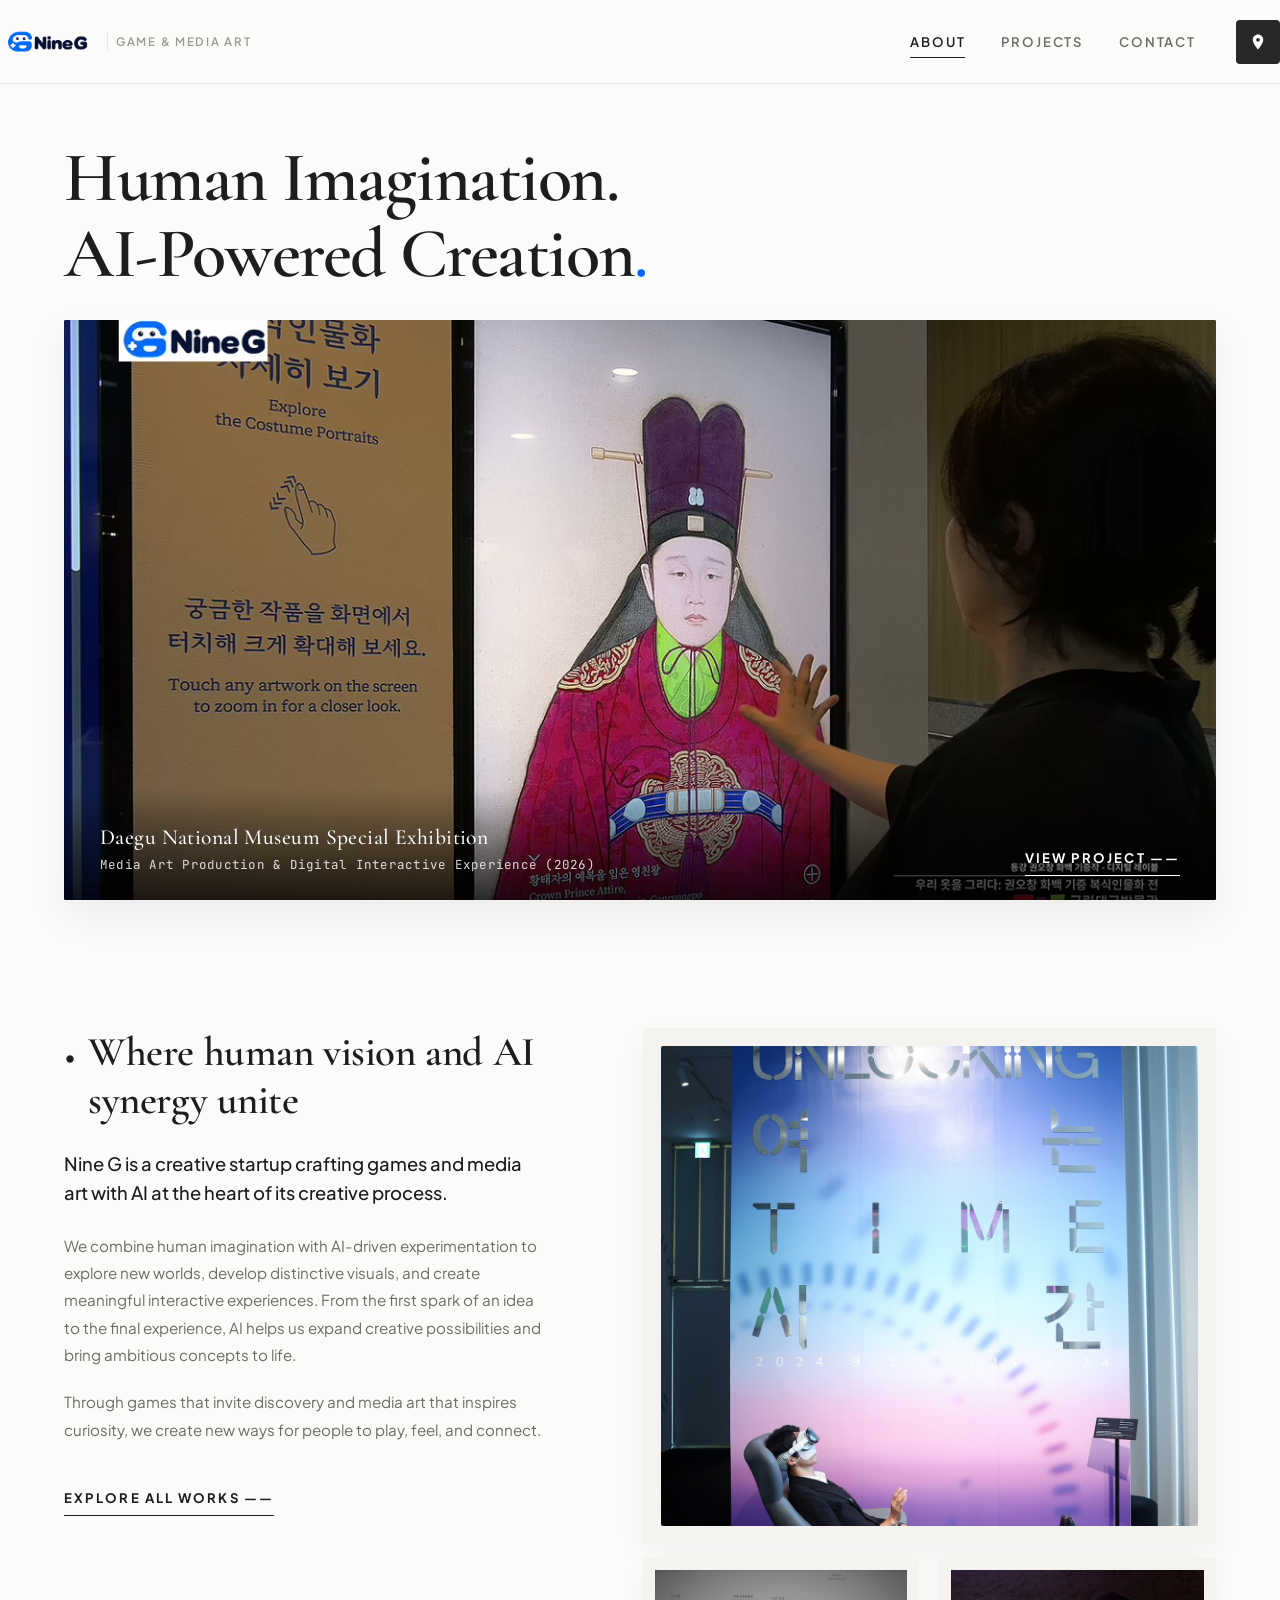
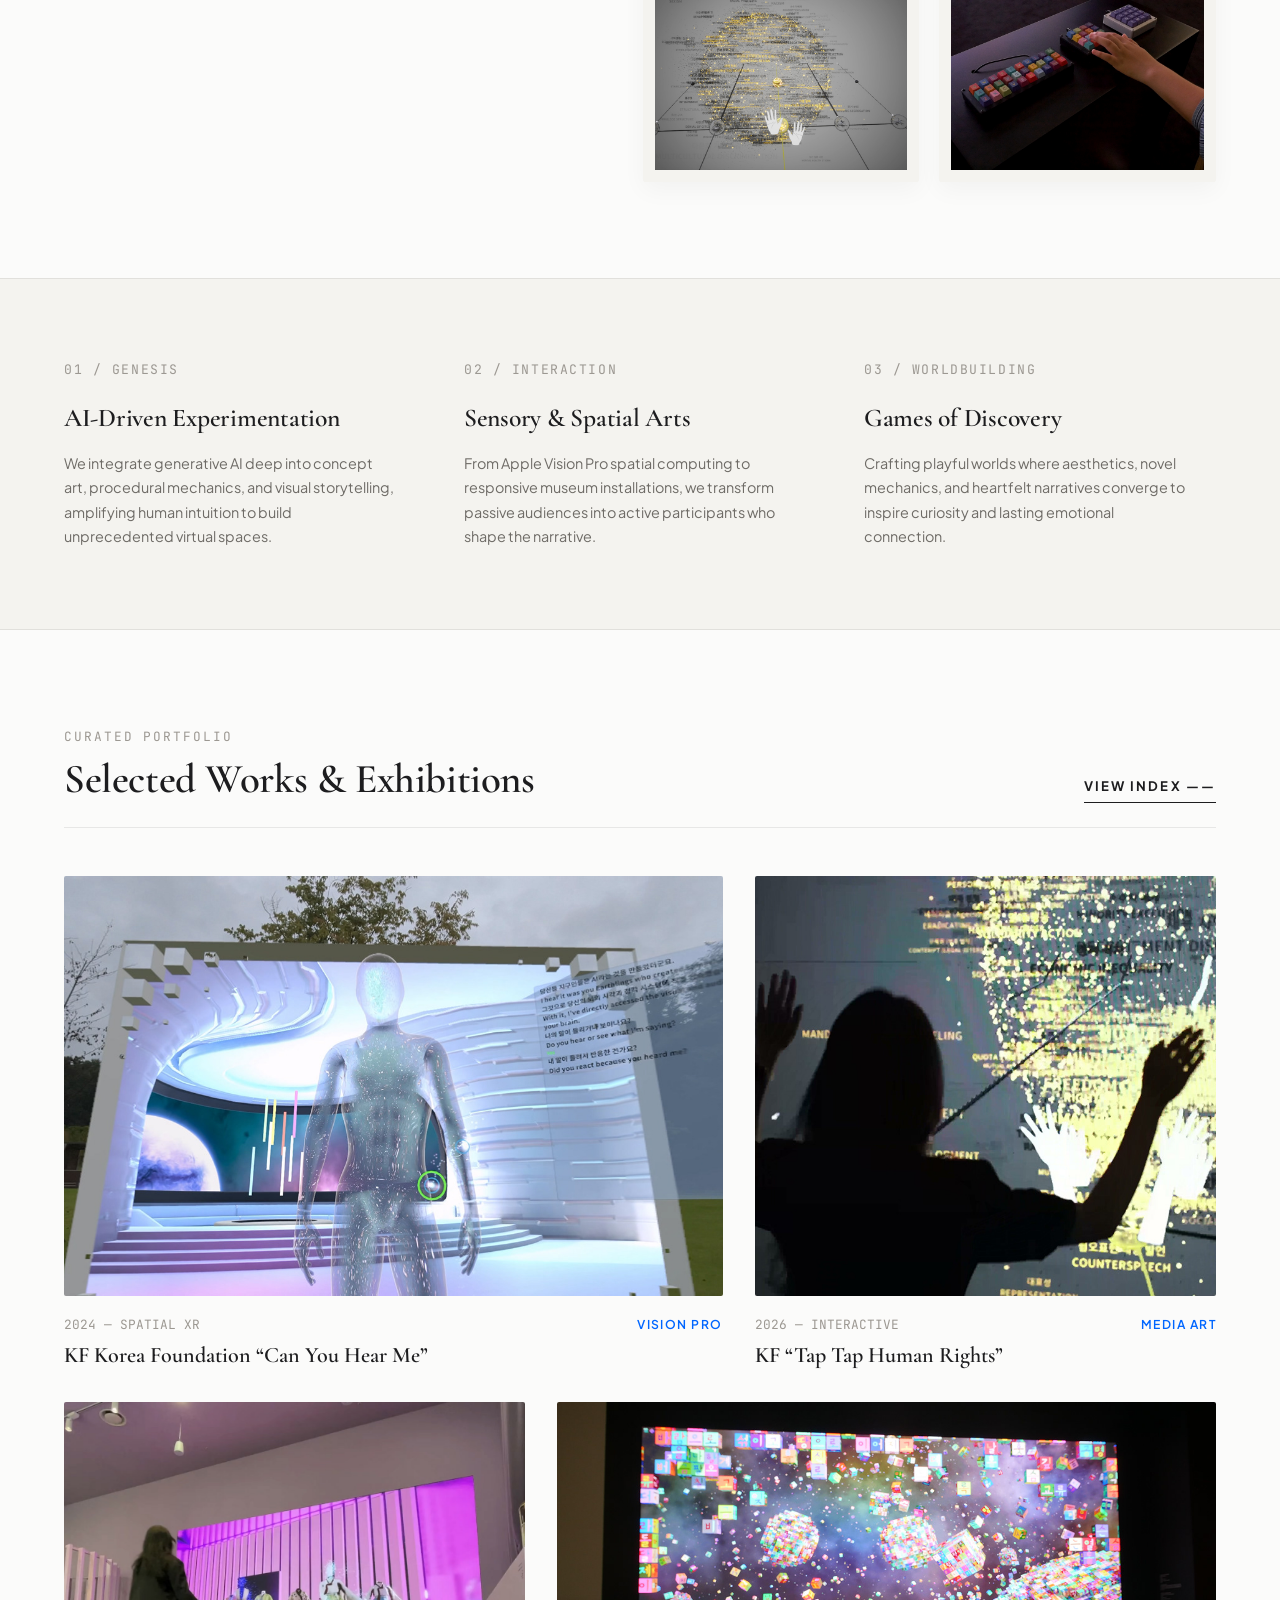
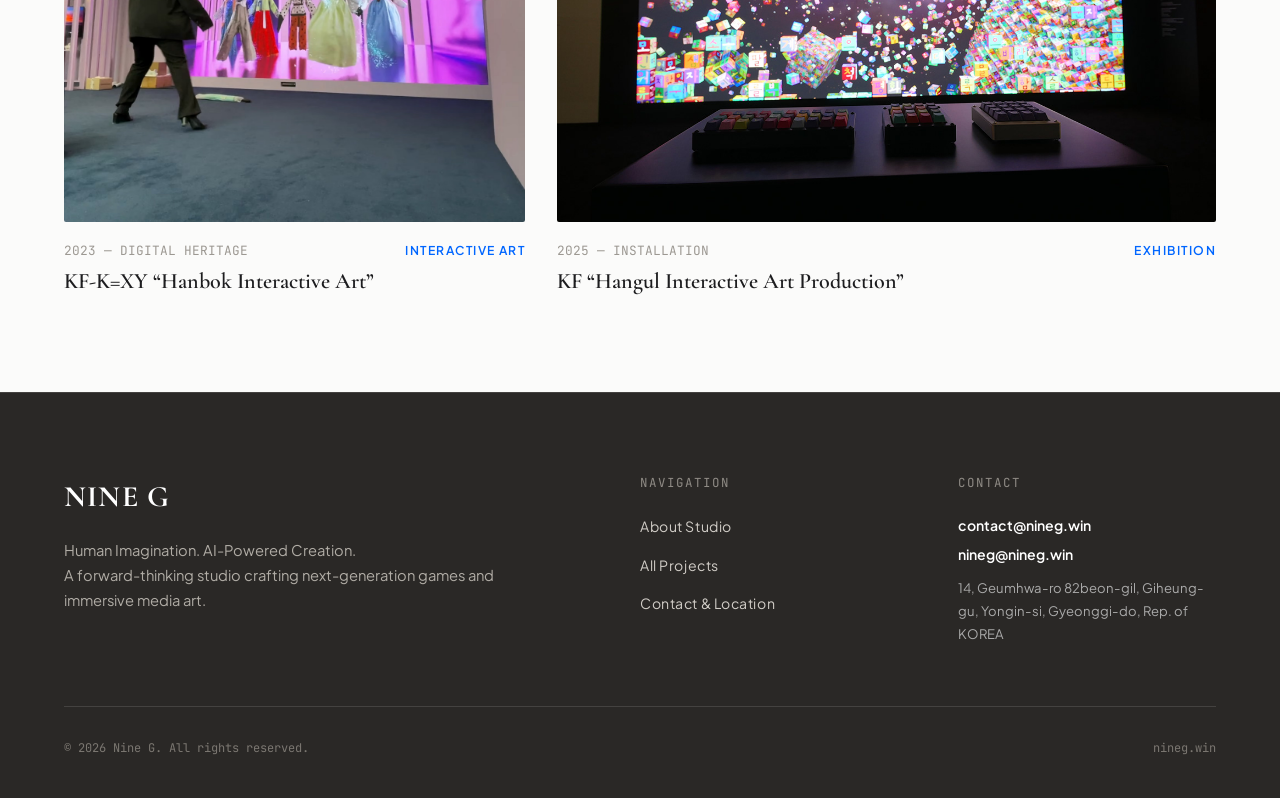
<file: index.html>
<!DOCTYPE html>
<html lang="en">

<head>
  <meta charset="UTF-8">
  <meta name="viewport" content="width=device-width, initial-scale=1.0">
  <title>Nine G — Human Imagination. AI-Powered Creation.</title>
  <meta name="description"
    content="Nine G is a creative startup crafting games and media art with AI at the heart of its creative process. Explore our interactive experiences and visionary projects.">

  <!-- Open Graph -->
  <meta property="og:title" content="Nine G — Human Imagination. AI-Powered Creation.">
  <meta property="og:description"
    content="A creative startup crafting games and media art with AI at the heart of its creative process.">
  <meta property="og:image" content="assets/images/projects/04/46f3c939-16d3-4be0-bffd-20f7a337a330_rw_1200.jpg">
  <meta property="og:url" content="https://nineg.win">

  <link rel="icon" type="image/png" href="assets/images/logo/nineg.png">
  <link rel="stylesheet" href="assets/css/style.css">
</head>

<body>

  <!-- Site Header -->
  <header class="site-header">
    <div class="container header-inner">
      <a href="index.html" class="brand-wrapper" aria-label="Nine G Home">
        <img src="assets/images/logo/nineg.png" alt="Nine G Logo" class="brand-logo-img">
        <span class="brand-tag">Game &amp; Media Art</span>
      </a>

      <div class="nav-group">
        <nav>
          <ul class="nav-links">
            <li><a href="index.html" class="nav-link active">About</a></li>
            <li><a href="projects.html" class="nav-link">Projects</a></li>
            <li><a href="contact.html" class="nav-link">Contact</a></li>
          </ul>
        </nav>

        <a href="contact.html" class="header-accent-btn" title="Get in touch" aria-label="Contact Nine G">
          <svg viewBox="0 0 24 24">
            <path
              d="M12 2C8.13 2 5 5.13 5 9c0 5.25 7 13 7 13s7-7.75 7-13c0-3.87-3.13-7-7-7zm0 9.5c-1.38 0-2.5-1.12-2.5-2.5s1.12-2.5 2.5-2.5 2.5 1.12 2.5 2.5-1.12 2.5-2.5 2.5z" />
          </svg>
        </a>

        <button class="mobile-menu-btn" aria-label="Toggle navigation menu">
          <span></span>
          <span></span>
          <span></span>
        </button>
      </div>
    </div>
  </header>

  <!-- Hero Section -->
  <main>
    <section class="hero-editorial">
      <div class="container">
        <div class="hero-header-row">
          <h1 class="editorial-headline">
            Human Imagination.<br>
            AI-Powered Creation<span class="dot">.</span>
          </h1>
        </div>

        <!-- Featured Wide Visual -->
        <div class="hero-main-visual">
          <img src="assets/images/projects/01/946acaef-b9a8-4c2d-8ba4-7a47521f6b54_rw_1200.jpg"
            alt="Daegu National Museum Media Art Exhibition by Nine G">
          <div class="hero-visual-caption">
            <div>
              <div class="caption-title">Daegu National Museum Special Exhibition</div>
              <div class="caption-meta">Media Art Production &amp; Digital Interactive Experience (2026)</div>
            </div>
            <a href="projects.html" class="editorial-action-link" style="color:#fff; border-color:#fff; margin-top:0;">
              view project &mdash;&mdash;
            </a>
          </div>
        </div>
      </div>
    </section>

    <!-- Split Editorial Story Section -->
    <section class="editorial-split">
      <div class="container">
        <div class="split-grid">

          <!-- Left Column: Story -->
          <div class="split-left">
            <div class="bullet-subhead">
              <span class="bullet">&bull;</span>
              <h2 class="section-h2">Where human vision and AI synergy unite</h2>
            </div>

            <p class="intro-lead">
              Nine G is a creative startup crafting games and media art with AI at the heart of its creative process.
            </p>

            <p class="intro-body">
              We combine human imagination with AI-driven experimentation to explore new worlds, develop distinctive
              visuals, and create meaningful interactive experiences. From the first spark of an idea to the final
              experience, AI helps us expand creative possibilities and bring ambitious concepts to life.
            </p>

            <p class="intro-body">
              Through games that invite discovery and media art that inspires curiosity, we create new ways for people
              to play, feel, and connect.
            </p>

            <a href="projects.html" class="editorial-action-link">
              explore all works &mdash;&mdash;
            </a>
          </div>

          <!-- Right Column: Visual Composition -->
          <div class="split-right">
            <div class="gallery-composition">
              <div class="gallery-card-featured">
                <img src="assets/images/projects/04/46f3c939-16d3-4be0-bffd-20f7a337a330_rw_1200.jpg"
                  alt="Apple Vision Pro Exhibition 'Can You Hear Me'">
              </div>
              <div class="sub-gallery-row">
                <div class="sub-gallery-item">
                  <img src="assets/images/projects/02/05094060-d9eb-4d01-b2a6-588da024e310_rw_1200.jpg"
                    alt="Tap Tap Human Rights Interactive Art">
                </div>
                <div class="sub-gallery-item">
                  <img src="assets/images/projects/03/477f59ea-ce8e-43b9-99dd-8797ebfa1371_rw_1200.jpg"
                    alt="Hangul Interactive Art Production">
                </div>
              </div>
            </div>
          </div>

        </div>
      </div>
    </section>

    <!-- Methodology & Pillars Strip -->
    <section class="values-strip">
      <div class="container">
        <div class="values-grid">
          <div class="value-col">
            <div class="value-num">01 / GENESIS</div>
            <h3 class="value-title">AI-Driven Experimentation</h3>
            <p class="value-desc">
              We integrate generative AI deep into concept art, procedural mechanics, and visual storytelling,
              amplifying human intuition to build unprecedented virtual spaces.
            </p>
          </div>

          <div class="value-col">
            <div class="value-num">02 / INTERACTION</div>
            <h3 class="value-title">Sensory &amp; Spatial Arts</h3>
            <p class="value-desc">
              From Apple Vision Pro spatial computing to responsive museum installations, we transform passive audiences
              into active participants who shape the narrative.
            </p>
          </div>

          <div class="value-col">
            <div class="value-num">03 / WORLDBUILDING</div>
            <h3 class="value-title">Games of Discovery</h3>
            <p class="value-desc">
              Crafting playful worlds where aesthetics, novel mechanics, and heartfelt narratives converge to inspire
              curiosity and lasting emotional connection.
            </p>
          </div>
        </div>
      </div>
    </section>

    <!-- Selected Works Showcase Preview -->
    <section class="home-projects-preview">
      <div class="container">
        <div class="section-headline-bar">
          <div>
            <div class="section-label">Curated Portfolio</div>
            <h2 class="section-h2">Selected Works &amp; Exhibitions</h2>
          </div>
          <a href="projects.html" class="editorial-action-link">
            view index &mdash;&mdash;
          </a>
        </div>

        <div class="preview-grid">
          <!-- Featured Large 1 -->
          <div class="preview-item-large">
            <a href="projects.html#project-04" class="project-preview-card">
              <div class="preview-img-box">
                <img src="assets/images/projects/04/41012959-37e2-485b-ac31-63ab114f445f_rw_1200.jpg"
                  alt="Apple Vision Pro Exhibition">
              </div>
              <div class="preview-meta">
                <span class="preview-year">2024 &mdash; SPATIAL XR</span>
                <span class="preview-category">Vision Pro</span>
              </div>
              <h3 class="preview-title">KF Korea Foundation &ldquo;Can You Hear Me&rdquo;</h3>
            </a>
          </div>

          <!-- Featured Small 1 -->
          <div class="preview-item-small">
            <a href="projects.html#project-02" class="project-preview-card">
              <div class="preview-img-box">
                <img src="assets/images/projects/02/c2c87769-a64a-473c-b607-3d19905ca6bb_rw_1200.jpg"
                  alt="Tap Tap Human Rights Interactive">
              </div>
              <div class="preview-meta">
                <span class="preview-year">2026 &mdash; INTERACTIVE</span>
                <span class="preview-category">Media Art</span>
              </div>
              <h3 class="preview-title">KF &ldquo;Tap Tap Human Rights&rdquo;</h3>
            </a>
          </div>

          <!-- Featured Small 2 -->
          <div class="preview-item-small">
            <a href="projects.html#project-05" class="project-preview-card">
              <div class="preview-img-box">
                <img src="assets/images/projects/05/5a101fd7-d7a6-48af-afe7-d69ef5de4395_rw_1920.jpg"
                  alt="Hanbok Interactive Art">
              </div>
              <div class="preview-meta">
                <span class="preview-year">2023 &mdash; DIGITAL HERITAGE</span>
                <span class="preview-category">Interactive Art</span>
              </div>
              <h3 class="preview-title">KF-K=XY &ldquo;Hanbok Interactive Art&rdquo;</h3>
            </a>
          </div>

          <!-- Featured Large 2 -->
          <div class="preview-item-large">
            <a href="projects.html#project-03" class="project-preview-card">
              <div class="preview-img-box">
                <img src="assets/images/projects/03/48c30d4f-951d-4a05-a00c-5d64bd88772e_rw_1200.jpg"
                  alt="Hangul Interactive Art">
              </div>
              <div class="preview-meta">
                <span class="preview-year">2025 &mdash; INSTALLATION</span>
                <span class="preview-category">Exhibition</span>
              </div>
              <h3 class="preview-title">KF &ldquo;Hangul Interactive Art Production&rdquo;</h3>
            </a>
          </div>
        </div>

      </div>
    </section>
  </main>

  <!-- Site Footer -->
  <footer class="site-footer">
    <div class="container">
      <div class="footer-top">
        <div class="footer-brand">
          <div class="footer-logo-title">NINE G</div>
          <p class="footer-tagline">
            Human Imagination. AI-Powered Creation.<br>
            A forward-thinking studio crafting next-generation games and immersive media art.
          </p>
        </div>

        <div>
          <div class="footer-col-title">Navigation</div>
          <ul class="footer-nav">
            <li><a href="index.html">About Studio</a></li>
            <li><a href="projects.html">All Projects</a></li>
            <li><a href="contact.html">Contact &amp; Location</a></li>
          </ul>
        </div>

        <div>
          <div class="footer-col-title">Contact</div>
          <div class="footer-contact-info">
            <div><a href="mailto:contact@nineg.win" style="color:#fff; font-weight:600;">contact@nineg.win</a></div>
            <div style="margin-top:4px;"><a href="mailto:nineg@nineg.win" style="color:#fff; font-weight:600;">nineg@nineg.win</a></div>
            <p style="margin-top:10px; font-size:0.82rem; color:#aaa;">
              14, Geumhwa-ro 82beon-gil, Giheung-gu, Yongin-si, Gyeonggi-do, Rep. of KOREA
            </p>
          </div>
        </div>
      </div>

      <div class="footer-bottom">
        <div>&copy; 2026 Nine G. All rights reserved.</div>
        <div>nineg.win</div>
      </div>
    </div>
  </footer>

  <script src="assets/js/main.js"></script>
</body>

</html>
</file>
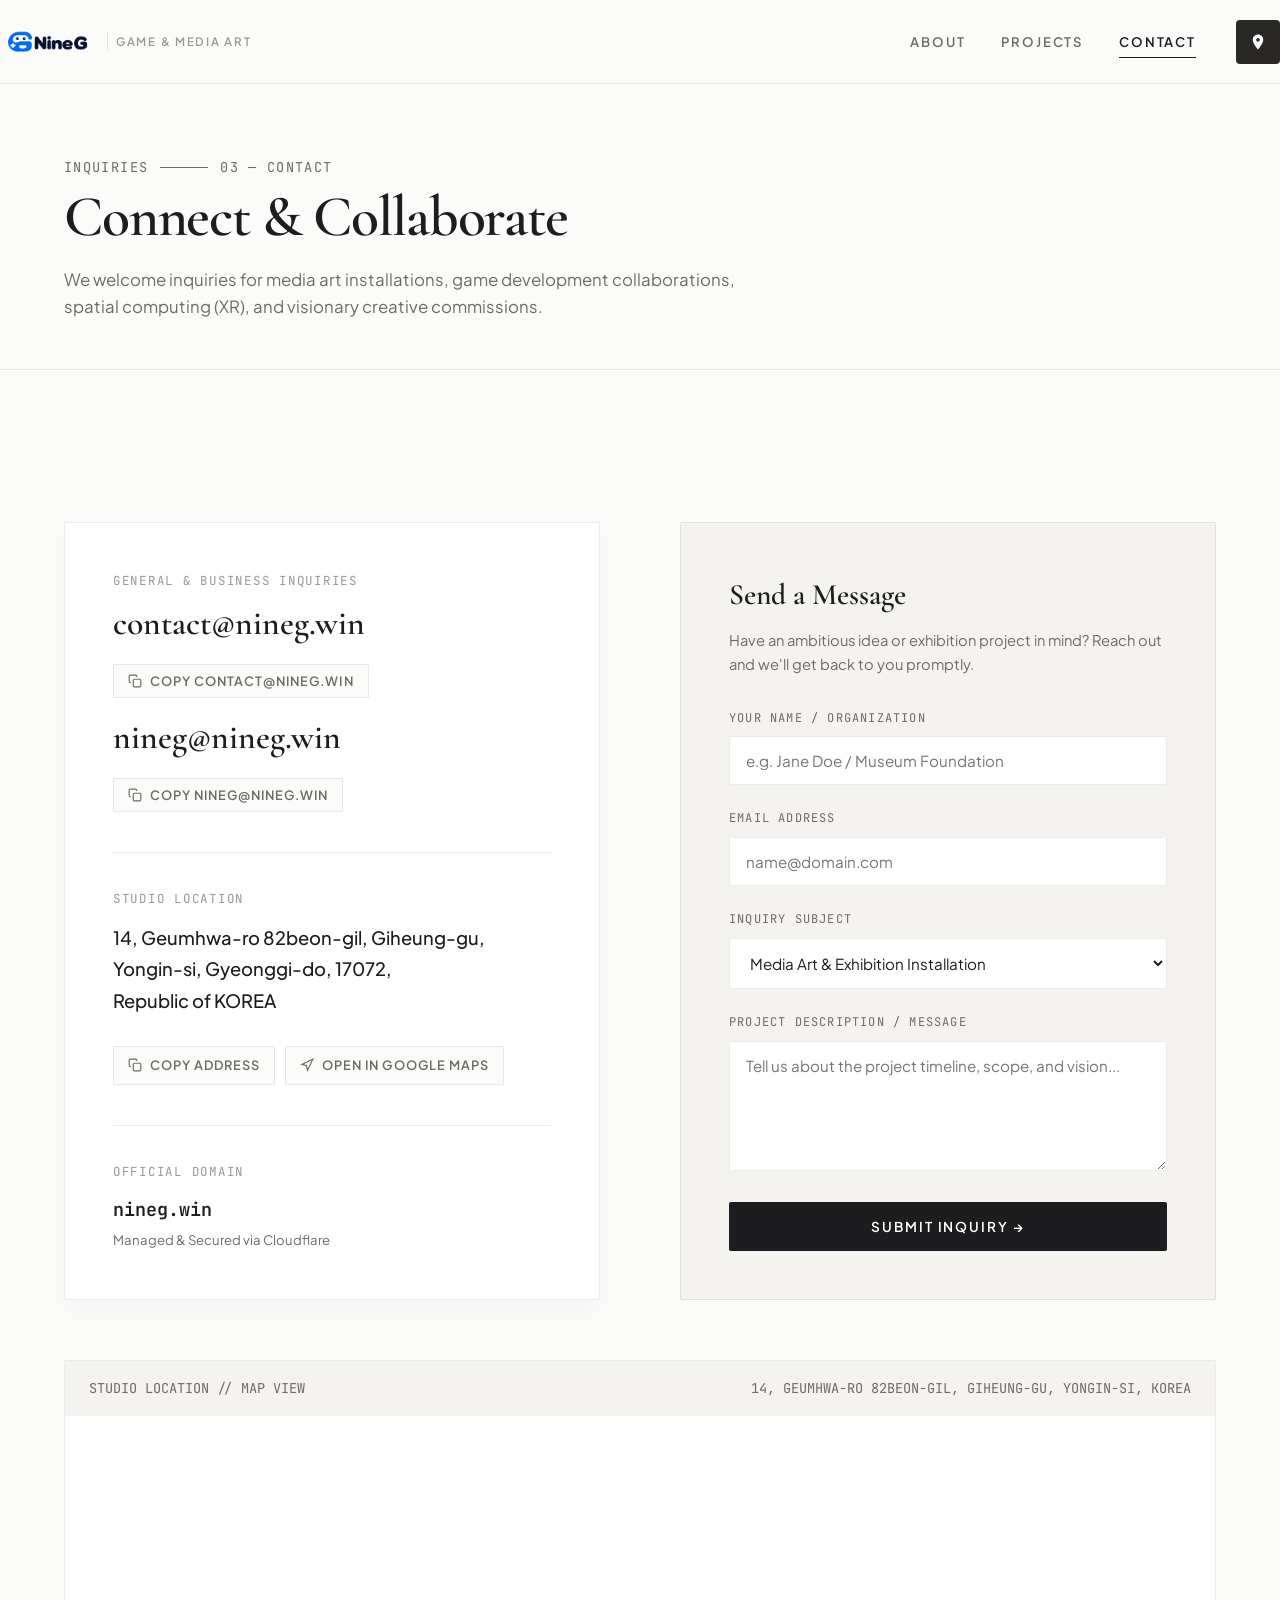
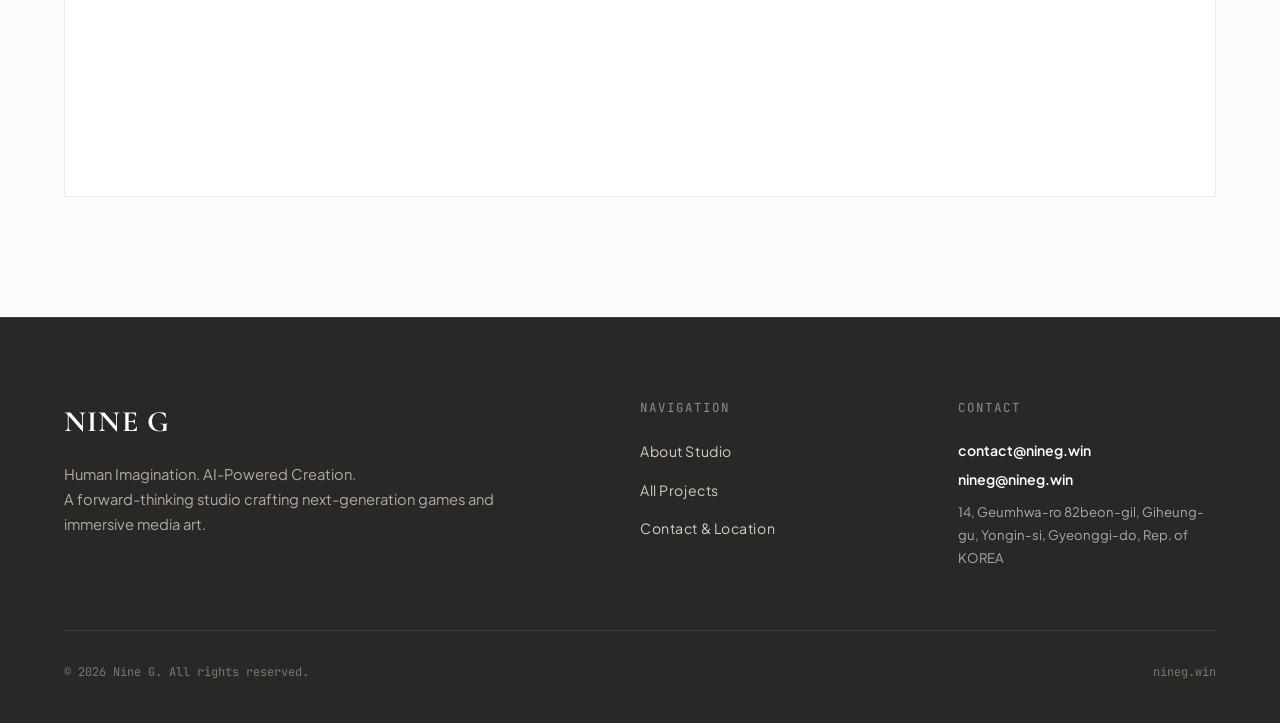
<file: contact.html>
<!DOCTYPE html>
<html lang="en">
<head>
  <meta charset="UTF-8">
  <meta name="viewport" content="width=device-width, initial-scale=1.0">
  <title>Contact &amp; Location — Nine G</title>
  <meta name="description" content="Connect with Nine G studio for new game concepts, media art exhibitions, and AI-driven creative collaborations.">
  
  <meta property="og:title" content="Contact — Nine G">
  <meta property="og:description" content="Get in touch with Nine G. Yongin-si, Gyeonggi-do, Rep. of KOREA.">
  <meta property="og:image" content="assets/images/logo/nineg.png">
  <meta property="og:url" content="https://nineg.win/contact.html">
  
  <link rel="icon" type="image/png" href="assets/images/logo/nineg.png">
  <link rel="stylesheet" href="assets/css/style.css">
</head>
<body>

  <!-- Site Header -->
  <header class="site-header">
    <div class="container header-inner">
      <a href="index.html" class="brand-wrapper" aria-label="Nine G Home">
        <img src="assets/images/logo/nineg.png" alt="Nine G Logo" class="brand-logo-img">
        <span class="brand-tag">Game &amp; Media Art</span>
      </a>

      <div class="nav-group">
        <nav>
          <ul class="nav-links">
            <li><a href="index.html" class="nav-link">About</a></li>
            <li><a href="projects.html" class="nav-link">Projects</a></li>
            <li><a href="contact.html" class="nav-link active">Contact</a></li>
          </ul>
        </nav>
        
        <a href="contact.html" class="header-accent-btn" title="Contact Us" aria-label="Contact Nine G">
          <svg viewBox="0 0 24 24">
            <path d="M12 2C8.13 2 5 5.13 5 9c0 5.25 7 13 7 13s7-7.75 7-13c0-3.87-3.13-7-7-7zm0 9.5c-1.38 0-2.5-1.12-2.5-2.5s1.12-2.5 2.5-2.5 2.5 1.12 2.5 2.5-1.12 2.5-2.5 2.5z"/>
          </svg>
        </a>

        <button class="mobile-menu-btn" aria-label="Toggle navigation menu">
          <span></span>
          <span></span>
          <span></span>
        </button>
      </div>
    </div>
  </header>

  <main>
    <!-- Page Hero Banner -->
    <section class="page-hero">
      <div class="container">
        <div class="hero-index-tag" style="padding-bottom: 8px;">
          <span>INQUIRIES</span>
          <span class="line"></span>
          <span>03 &mdash; CONTACT</span>
        </div>
        <h1 class="page-title">Connect &amp; Collaborate</h1>
        <p class="page-desc">
          We welcome inquiries for media art installations, game development collaborations, spatial computing (XR), and visionary creative commissions.
        </p>
      </div>
    </section>

    <!-- Contact & Map Section -->
    <section class="contact-section">
      <div class="container">
        
        <div class="contact-layout">
          <!-- Left: Direct Channels -->
          <div>
            <div class="contact-card-box">
              
              <!-- Email Channel -->
              <div class="contact-channel">
                <span class="channel-label">General &amp; Business Inquiries</span>
                <div style="display: flex; flex-direction: column; gap: 20px;">
                  <div>
                    <a href="mailto:contact@nineg.win" class="channel-value-large">
                      contact@nineg.win
                    </a>
                    <div style="margin-top: 6px;">
                      <button class="copy-btn" onclick="copyToClipboard('contact@nineg.win', 'contact@nineg.win')">
                        <svg width="14" height="14" viewBox="0 0 24 24" fill="none" stroke="currentColor" stroke-width="2"><rect x="9" y="9" width="13" height="13" rx="2" ry="2"></rect><path d="M5 15H4a2 2 0 0 1-2-2V4a2 2 0 0 1 2-2h9a2 2 0 0 1 2 2v1"></path></svg>
                        Copy contact@nineg.win
                      </button>
                    </div>
                  </div>
                  <div>
                    <a href="mailto:nineg@nineg.win" class="channel-value-large">
                      nineg@nineg.win
                    </a>
                    <div style="margin-top: 6px;">
                      <button class="copy-btn" onclick="copyToClipboard('nineg@nineg.win', 'nineg@nineg.win')">
                        <svg width="14" height="14" viewBox="0 0 24 24" fill="none" stroke="currentColor" stroke-width="2"><rect x="9" y="9" width="13" height="13" rx="2" ry="2"></rect><path d="M5 15H4a2 2 0 0 1-2-2V4a2 2 0 0 1 2-2h9a2 2 0 0 1 2 2v1"></path></svg>
                        Copy nineg@nineg.win
                      </button>
                    </div>
                  </div>
                </div>
              </div>

              <!-- Address Channel -->
              <div class="contact-channel" style="border-top: 1px solid var(--border-light); padding-top: 36px;">
                <span class="channel-label">Studio Location</span>
                <div class="channel-address">
                  14, Geumhwa-ro 82beon-gil, Giheung-gu,<br>
                  Yongin-si, Gyeonggi-do, 17072,<br>
                  Republic of KOREA
                </div>
                <div style="display: flex; gap: 10px; flex-wrap: wrap; margin-top: 16px;">
                  <button class="copy-btn" onclick="copyToClipboard('14, Geumhwa-ro 82beon-gil, Giheung-gu, Yongin-si, Gyeonggi-do, 17072, Rep. of KOREA', 'Address')">
                    <svg width="14" height="14" viewBox="0 0 24 24" fill="none" stroke="currentColor" stroke-width="2"><rect x="9" y="9" width="13" height="13" rx="2" ry="2"></rect><path d="M5 15H4a2 2 0 0 1-2-2V4a2 2 0 0 1 2-2h9a2 2 0 0 1 2 2v1"></path></svg>
                    Copy Address
                  </button>
                  <a href="https://www.google.com/maps/search/?api=1&query=14,+Geumhwa-ro+82beon-gil,+Giheung-gu,+Yongin-si,+Gyeonggi-do" 
                     target="_blank" rel="noopener noreferrer" class="copy-btn" style="text-decoration:none;">
                    <svg width="14" height="14" viewBox="0 0 24 24" fill="none" stroke="currentColor" stroke-width="2"><polygon points="3 11 22 2 13 21 11 13 3 11"></polygon></svg>
                    Open in Google Maps
                  </a>
                </div>
              </div>

              <!-- Quick Facts -->
              <div class="contact-channel" style="border-top: 1px solid var(--border-light); padding-top: 36px;">
                <span class="channel-label">Official Domain</span>
                <div style="font-family: var(--font-mono); font-size: 1.15rem; color: var(--text-main); font-weight: 600;">
                  nineg.win
                </div>
                <div style="font-size: 0.82rem; color: var(--text-muted); margin-top: 4px;">
                  Managed &amp; Secured via Cloudflare
                </div>
              </div>

            </div>
          </div>

          <!-- Right: Direct Message Form -->
          <div>
            <div class="inquiry-form-card">
              <h2 class="form-title">Send a Message</h2>
              <p class="form-subtitle">
                Have an ambitious idea or exhibition project in mind? Reach out and we'll get back to you promptly.
              </p>

              <form id="contactForm">
                <div class="form-group">
                  <label for="name">Your Name / Organization</label>
                  <input type="text" id="name" name="name" class="form-input" placeholder="e.g. Jane Doe / Museum Foundation" required>
                </div>

                <div class="form-group">
                  <label for="email">Email Address</label>
                  <input type="email" id="email" name="email" class="form-input" placeholder="name@domain.com" required>
                </div>

                <div class="form-group">
                  <label for="category">Inquiry Subject</label>
                  <select id="category" name="category" class="form-select">
                    <option value="media-art">Media Art &amp; Exhibition Installation</option>
                    <option value="game-dev">Game Production &amp; Worldbuilding</option>
                    <option value="spatial-xr">Spatial Computing / Apple Vision Pro XR</option>
                    <option value="ai-collaboration">Creative AI Research &amp; Partnership</option>
                    <option value="other">General Inquiry</option>
                  </select>
                </div>

                <div class="form-group">
                  <label for="message">Project Description / Message</label>
                  <textarea id="message" name="message" class="form-textarea" placeholder="Tell us about the project timeline, scope, and vision..." required></textarea>
                </div>

                <button type="submit" class="form-submit-btn">
                  Submit Inquiry &rarr;
                </button>
              </form>
            </div>
          </div>

        </div>

        <!-- Wide Styled Map Card -->
        <div class="map-embed-wrapper" style="margin-top: 60px;">
          <div class="map-header">
            <span>STUDIO LOCATION // MAP VIEW</span>
            <span>14, GEUMHWA-RO 82BEON-GIL, GIHEUNG-GU, YONGIN-SI, KOREA</span>
          </div>
          <div class="map-frame-box">
            <iframe 
              title="Nine G Studio Location Map"
              src="https://maps.google.com/maps?q=14%2C%20Geumhwa-ro%2082beon-gil%2C%20Giheung-gu%2C%20Yongin-si%2C%20Gyeonggi-do%2C%20Korea&t=&z=15&ie=UTF8&iwloc=&output=embed" 
              loading="lazy" 
              referrerpolicy="no-referrer-when-downgrade">
            </iframe>
          </div>
        </div>

      </div>
    </section>
  </main>

  <!-- Site Footer -->
  <footer class="site-footer">
    <div class="container">
      <div class="footer-top">
        <div class="footer-brand">
          <div class="footer-logo-title">NINE G</div>
          <p class="footer-tagline">
            Human Imagination. AI-Powered Creation.<br>
            A forward-thinking studio crafting next-generation games and immersive media art.
          </p>
        </div>

        <div>
          <div class="footer-col-title">Navigation</div>
          <ul class="footer-nav">
            <li><a href="index.html">About Studio</a></li>
            <li><a href="projects.html">All Projects</a></li>
            <li><a href="contact.html">Contact &amp; Location</a></li>
          </ul>
        </div>

        <div>
          <div class="footer-col-title">Contact</div>
          <div class="footer-contact-info">
            <div><a href="mailto:contact@nineg.win" style="color:#fff; font-weight:600;">contact@nineg.win</a></div>
            <div style="margin-top:4px;"><a href="mailto:nineg@nineg.win" style="color:#fff; font-weight:600;">nineg@nineg.win</a></div>
            <p style="margin-top:10px; font-size:0.82rem; color:#aaa;">
              14, Geumhwa-ro 82beon-gil, Giheung-gu, Yongin-si, Gyeonggi-do, Rep. of KOREA
            </p>
          </div>
        </div>
      </div>

      <div class="footer-bottom">
        <div>&copy; 2026 Nine G. All rights reserved.</div>
        <div>nineg.win</div>
      </div>
    </div>
  </footer>

  <script src="assets/js/main.js"></script>
</body>
</html>
</file>
<file: assets/css/style.css>
/* ==========================================================================
   Nine G - Official Studio Website
   Style System: Editorial Architectural / High-End Gallery Minimalism
   Reference: Inspired by contemporary gallery & architectural studio design
   ========================================================================== */

@import url('https://fonts.googleapis.com/css2?family=Cormorant+Garamond:ital,wght@0,400;0,500;0,600;0,700;1,400&family=Plus+Jakarta+Sans:wght@300;400;500;600;700&family=JetBrains+Mono:wght@400;500&display=swap');

:root {
  --font-serif: 'Cormorant Garamond', Georgia, serif;
  --font-sans: 'Plus Jakarta Sans', -apple-system, BlinkMacSystemFont, "Segoe UI", Roboto, sans-serif;
  --font-mono: 'JetBrains Mono', monospace;

  /* Palette */
  --bg-main: #fbfbfa;
  --bg-card: #f4f3ef;
  --bg-dark: #2a2826;
  --bg-darker: #1a1918;
  --text-main: #1d1d1f;
  --text-muted: #6e6b66;
  --text-light: #9c9892;
  --text-on-dark: #f5f4f0;
  --border-light: rgba(0, 0, 0, 0.08);
  --border-dark: rgba(255, 255, 255, 0.12);
  --accent-blue: #0066ff;
  --accent-gold: #c5a880;

  --container-max: 1380px;
  --header-height: 84px;
  --transition-smooth: all 0.35s cubic-bezier(0.16, 1, 0.3, 1);
}

*, *::before, *::after {
  box-sizing: border-box;
  margin: 0;
  padding: 0;
}

html {
  font-size: 16px;
  scroll-behavior: smooth;
  -webkit-font-smoothing: antialiased;
  -moz-osx-font-smoothing: grayscale;
}

body {
  font-family: var(--font-sans);
  background-color: var(--bg-main);
  color: var(--text-main);
  line-height: 1.65;
  overflow-x: hidden;
  selection-background-color: var(--text-main);
  selection-color: #fff;
}

::selection {
  background: #1a1a1a;
  color: #ffffff;
}

a {
  color: inherit;
  text-decoration: none;
  transition: var(--transition-smooth);
}

img {
  max-width: 100%;
  height: auto;
  display: block;
}

button {
  font-family: inherit;
  cursor: pointer;
  border: none;
  background: none;
}

/* Layout Utilities */
.container {
  width: 90%;
  max-width: var(--container-max);
  margin: 0 auto;
}

/* ==========================================================================
   Header & Navigation
   ========================================================================== */
.site-header {
  position: sticky;
  top: 0;
  width: 100%;
  height: var(--header-height);
  background: rgba(251, 251, 250, 0.94);
  backdrop-filter: blur(12px);
  -webkit-backdrop-filter: blur(12px);
  border-bottom: 1px solid var(--border-light);
  z-index: 1000;
  display: flex;
  align-items: center;
  transition: background 0.3s ease;
}

.header-inner {
  display: flex;
  align-items: center;
  justify-content: space-between;
  width: 100%;
}

.brand-wrapper {
  display: flex;
  align-items: center;
  gap: 12px;
}

.brand-logo-img {
  height: 38px;
  width: auto;
  object-fit: contain;
}

.brand-tag {
  font-family: var(--font-sans);
  font-size: 0.72rem;
  font-weight: 600;
  letter-spacing: 0.15em;
  text-transform: uppercase;
  color: var(--text-light);
  padding-left: 8px;
  border-left: 1px solid var(--border-light);
}

.nav-group {
  display: flex;
  align-items: center;
  gap: 40px;
}

.nav-links {
  display: flex;
  align-items: center;
  list-style: none;
  gap: 36px;
}

.nav-link {
  font-size: 0.82rem;
  font-weight: 600;
  letter-spacing: 0.14em;
  text-transform: uppercase;
  color: var(--text-muted);
  position: relative;
  padding: 8px 0;
}

.nav-link:hover,
.nav-link.active {
  color: var(--text-main);
}

.nav-link.active::after {
  content: '';
  position: absolute;
  bottom: 0;
  left: 0;
  width: 100%;
  height: 1.5px;
  background-color: var(--text-main);
}

.header-accent-btn {
  display: flex;
  align-items: center;
  justify-content: center;
  width: 44px;
  height: 44px;
  background: var(--bg-dark);
  color: #fff;
  border-radius: 4px;
  transition: var(--transition-smooth);
}

.header-accent-btn:hover {
  background: #000;
  transform: translateY(-1px);
}

.header-accent-btn svg {
  width: 18px;
  height: 18px;
  fill: currentColor;
}

.mobile-menu-btn {
  display: none;
  flex-direction: column;
  justify-content: center;
  gap: 6px;
  width: 32px;
  height: 32px;
}

.mobile-menu-btn span {
  display: block;
  width: 100%;
  height: 2px;
  background: var(--text-main);
  transition: var(--transition-smooth);
}

/* ==========================================================================
   Hero Section (Reference Image Typography & Mood)
   ========================================================================== */
.hero-editorial {
  padding: 56px 0 32px 0;
}

.hero-header-row {
  display: flex;
  justify-content: space-between;
  align-items: flex-end;
  margin-bottom: 28px;
}

.editorial-headline {
  font-family: var(--font-serif);
  font-size: clamp(2.8rem, 5.5vw, 4.6rem);
  font-weight: 600;
  line-height: 1.08;
  letter-spacing: -0.02em;
  color: var(--text-main);
  max-width: 950px;
}

.editorial-headline .dot {
  color: var(--accent-blue);
}

.hero-index-tag {
  font-family: var(--font-mono);
  font-size: 0.85rem;
  color: var(--text-muted);
  display: flex;
  align-items: center;
  gap: 12px;
  letter-spacing: 0.1em;
  padding-bottom: 12px;
}

.hero-index-tag .line {
  display: inline-block;
  width: 48px;
  height: 1px;
  background: var(--text-muted);
}

.hero-main-visual {
  position: relative;
  width: 100%;
  border-radius: 2px;
  overflow: hidden;
  background-color: #000;
  box-shadow: 0 16px 40px rgba(0,0,0,0.06);
}

.hero-main-visual img {
  width: 100%;
  height: 580px;
  object-fit: cover;
  object-position: center 30%;
  transition: transform 1.2s cubic-bezier(0.16, 1, 0.3, 1);
}

.hero-main-visual:hover img {
  transform: scale(1.02);
}

.hero-visual-caption {
  position: absolute;
  bottom: 0;
  left: 0;
  right: 0;
  background: linear-gradient(to top, rgba(0,0,0,0.75) 0%, rgba(0,0,0,0) 100%);
  color: #fff;
  padding: 32px 36px 24px;
  display: flex;
  justify-content: space-between;
  align-items: flex-end;
}

.hero-visual-caption .caption-title {
  font-family: var(--font-serif);
  font-size: 1.35rem;
  font-weight: 500;
  letter-spacing: 0.02em;
}

.hero-visual-caption .caption-meta {
  font-family: var(--font-mono);
  font-size: 0.78rem;
  letter-spacing: 0.1em;
  opacity: 0.85;
}

/* ==========================================================================
   Split Editorial Story (Main Page - Company Introduction)
   ========================================================================== */
.editorial-split {
  padding: 96px 0;
}

.split-grid {
  display: grid;
  grid-template-columns: 1fr 1.15fr;
  gap: 80px;
  align-items: start;
}

.split-left {
  padding-right: 20px;
}

.bullet-subhead {
  display: flex;
  align-items: baseline;
  gap: 12px;
  margin-bottom: 24px;
}

.bullet-subhead .bullet {
  font-size: 1.4rem;
  line-height: 1;
  color: var(--text-main);
}

.section-h2 {
  font-family: var(--font-serif);
  font-size: clamp(2rem, 3.2vw, 2.75rem);
  font-weight: 600;
  line-height: 1.18;
  letter-spacing: -0.01em;
  color: var(--text-main);
}

.intro-lead {
  font-size: 1.15rem;
  font-weight: 500;
  color: var(--text-main);
  margin-bottom: 24px;
  line-height: 1.6;
}

.intro-body {
  font-size: 0.95rem;
  color: var(--text-muted);
  line-height: 1.8;
  margin-bottom: 20px;
}

.editorial-action-link {
  display: inline-flex;
  align-items: center;
  gap: 14px;
  font-family: var(--font-sans);
  font-size: 0.82rem;
  font-weight: 700;
  letter-spacing: 0.16em;
  text-transform: uppercase;
  color: var(--text-main);
  margin-top: 24px;
  padding-bottom: 6px;
  border-bottom: 1.5px solid var(--text-main);
}

.editorial-action-link:hover {
  gap: 20px;
  color: var(--accent-blue);
  border-color: var(--accent-blue);
}

.split-right {
  position: relative;
}

.gallery-composition {
  position: relative;
  display: grid;
  grid-template-columns: 1fr;
  gap: 24px;
}

.gallery-card-featured {
  background: var(--bg-card);
  padding: 18px;
  border-radius: 2px;
  box-shadow: 0 12px 32px rgba(0,0,0,0.04);
}

.gallery-card-featured img {
  width: 100%;
  height: 480px;
  object-fit: cover;
  border-radius: 2px;
}

.sub-gallery-row {
  display: grid;
  grid-template-columns: 1fr 1fr;
  gap: 20px;
  margin-top: -10px;
}

.sub-gallery-item {
  position: relative;
  overflow: hidden;
  border-radius: 2px;
  background: var(--bg-card);
  padding: 12px;
  box-shadow: 0 8px 24px rgba(0,0,0,0.04);
}

.sub-gallery-item img {
  width: 100%;
  height: 200px;
  object-fit: cover;
  transition: transform 0.6s ease;
}

.sub-gallery-item:hover img {
  transform: scale(1.04);
}

/* ==========================================================================
   Values & Methodology Strip
   ========================================================================== */
.values-strip {
  background: var(--bg-card);
  padding: 80px 0;
  border-top: 1px solid var(--border-light);
  border-bottom: 1px solid var(--border-light);
}

.values-grid {
  display: grid;
  grid-template-columns: repeat(3, 1fr);
  gap: 48px;
}

.value-col {
  padding-right: 20px;
}

.value-num {
  font-family: var(--font-mono);
  font-size: 0.82rem;
  color: var(--text-light);
  margin-bottom: 16px;
  letter-spacing: 0.12em;
}

.value-title {
  font-family: var(--font-serif);
  font-size: 1.6rem;
  font-weight: 600;
  margin-bottom: 12px;
  letter-spacing: -0.01em;
}

.value-desc {
  font-size: 0.9rem;
  color: var(--text-muted);
  line-height: 1.7;
}

/* ==========================================================================
   Projects Highlight Section (Home page)
   ========================================================================== */
.section-headline-bar {
  display: flex;
  justify-content: space-between;
  align-items: flex-end;
  margin-bottom: 48px;
  border-bottom: 1px solid var(--border-light);
  padding-bottom: 24px;
}

.section-label {
  font-family: var(--font-mono);
  font-size: 0.8rem;
  text-transform: uppercase;
  letter-spacing: 0.15em;
  color: var(--text-light);
  margin-bottom: 8px;
}

.home-projects-preview {
  padding: 96px 0;
}

.preview-grid {
  display: grid;
  grid-template-columns: repeat(12, 1fr);
  gap: 32px;
}

.preview-item-large {
  grid-column: span 7;
}

.preview-item-small {
  grid-column: span 5;
}

.project-preview-card {
  display: block;
  group: hover;
}

.preview-img-box {
  position: relative;
  overflow: hidden;
  border-radius: 2px;
  background: #000;
}

.preview-img-box img {
  width: 100%;
  height: 420px;
  object-fit: cover;
  transition: transform 0.8s cubic-bezier(0.16, 1, 0.3, 1), opacity 0.3s;
}

.project-preview-card:hover .preview-img-box img {
  transform: scale(1.03);
  opacity: 0.92;
}

.preview-meta {
  display: flex;
  justify-content: space-between;
  align-items: baseline;
  margin-top: 18px;
  margin-bottom: 6px;
}

.preview-year {
  font-family: var(--font-mono);
  font-size: 0.8rem;
  color: var(--text-light);
}

.preview-category {
  font-size: 0.76rem;
  font-weight: 600;
  text-transform: uppercase;
  letter-spacing: 0.12em;
  color: var(--accent-blue);
}

.preview-title {
  font-family: var(--font-serif);
  font-size: 1.38rem;
  font-weight: 600;
  line-height: 1.3;
  color: var(--text-main);
}

/* ==========================================================================
   Full Projects Page (Sequential Chronological Showcase)
   ========================================================================== */
.page-hero {
  padding: 72px 0 48px;
  border-bottom: 1px solid var(--border-light);
  margin-bottom: 72px;
}

.page-title {
  font-family: var(--font-serif);
  font-size: clamp(2.5rem, 4.5vw, 3.8rem);
  font-weight: 600;
  line-height: 1.1;
  letter-spacing: -0.02em;
  margin-bottom: 16px;
}

.page-desc {
  font-size: 1.05rem;
  color: var(--text-muted);
  max-width: 680px;
}

.projects-feed {
  display: flex;
  flex-direction: column;
  gap: 120px;
  padding-bottom: 120px;
}

.project-entry {
  position: relative;
  display: grid;
  grid-template-columns: 320px 1fr;
  gap: 64px;
  align-items: start;
  border-top: 1px solid var(--border-light);
  padding-top: 48px;
}

.project-entry:first-child {
  border-top: none;
  padding-top: 0;
}

.project-info-col {
  position: sticky;
  top: 110px;
}

.project-index-num {
  font-family: var(--font-mono);
  font-size: 1rem;
  font-weight: 500;
  color: var(--text-light);
  margin-bottom: 8px;
  letter-spacing: 0.08em;
}

.project-year-badge {
  display: inline-block;
  font-family: var(--font-mono);
  font-size: 0.8rem;
  font-weight: 600;
  background: var(--bg-card);
  padding: 4px 10px;
  border-radius: 2px;
  margin-bottom: 16px;
  color: var(--text-main);
  border: 1px solid var(--border-light);
}

.project-name {
  font-family: var(--font-serif);
  font-size: 1.75rem;
  font-weight: 600;
  line-height: 1.28;
  letter-spacing: -0.01em;
  margin-bottom: 16px;
  color: var(--text-main);
}

.project-desc-text {
  font-size: 0.92rem;
  color: var(--text-muted);
  line-height: 1.75;
  margin-bottom: 24px;
}

.project-tags {
  display: flex;
  flex-wrap: wrap;
  gap: 8px;
  margin-top: 12px;
}

.project-tag {
  font-size: 0.72rem;
  font-weight: 600;
  text-transform: uppercase;
  letter-spacing: 0.08em;
  background: rgba(0, 0, 0, 0.04);
  padding: 4px 8px;
  border-radius: 2px;
  color: var(--text-muted);
}

.project-gallery-col {
  display: flex;
  flex-direction: column;
  gap: 24px;
}

.gallery-grid {
  display: grid;
  gap: 20px;
}

.gallery-grid-1 {
  grid-template-columns: 1fr;
}

.gallery-grid-2 {
  grid-template-columns: repeat(2, 1fr);
}

.gallery-grid-3 {
  grid-template-columns: repeat(3, 1fr);
}

.gallery-grid-4 {
  grid-template-columns: repeat(2, 1fr);
}

.project-photo-frame {
  position: relative;
  border-radius: 2px;
  overflow: hidden;
  background-color: #0d0d0e;
  cursor: zoom-in;
  box-shadow: 0 8px 24px rgba(0,0,0,0.04);
}

.project-photo-frame img {
  width: 100%;
  height: 440px;
  object-fit: cover;
  transition: transform 0.6s cubic-bezier(0.16, 1, 0.3, 1), opacity 0.3s;
}

.project-photo-frame:hover img {
  transform: scale(1.03);
}

.zoom-indicator {
  position: absolute;
  top: 14px;
  right: 14px;
  background: rgba(0, 0, 0, 0.65);
  color: #fff;
  width: 32px;
  height: 32px;
  border-radius: 50%;
  display: flex;
  align-items: center;
  justify-content: center;
  opacity: 0;
  transition: opacity 0.25s ease;
  backdrop-filter: blur(4px);
}

.project-photo-frame:hover .zoom-indicator {
  opacity: 1;
}

/* ==========================================================================
   Contact Page
   ========================================================================== */
.contact-section {
  padding: 80px 0 120px;
}

.contact-layout {
  display: grid;
  grid-template-columns: 1fr 1fr;
  gap: 80px;
  align-items: start;
}

.contact-card-box {
  background: #ffffff;
  border: 1px solid var(--border-light);
  padding: 48px;
  border-radius: 2px;
  box-shadow: 0 12px 32px rgba(0,0,0,0.03);
}

.contact-channel {
  margin-bottom: 40px;
}

.contact-channel:last-child {
  margin-bottom: 0;
}

.channel-label {
  font-family: var(--font-mono);
  font-size: 0.78rem;
  letter-spacing: 0.14em;
  text-transform: uppercase;
  color: var(--text-light);
  margin-bottom: 12px;
  display: block;
}

.channel-value-large {
  font-family: var(--font-serif);
  font-size: 2.1rem;
  font-weight: 600;
  color: var(--text-main);
  display: inline-block;
  line-height: 1.2;
}

.channel-value-large:hover {
  color: var(--accent-blue);
}

.channel-address {
  font-size: 1.15rem;
  line-height: 1.7;
  color: var(--text-main);
  font-weight: 500;
}

.copy-btn {
  display: inline-flex;
  align-items: center;
  gap: 8px;
  margin-top: 14px;
  font-size: 0.8rem;
  font-weight: 600;
  letter-spacing: 0.08em;
  text-transform: uppercase;
  color: var(--text-muted);
  padding: 8px 14px;
  border: 1px solid var(--border-light);
  border-radius: 2px;
  background: var(--bg-main);
  transition: var(--transition-smooth);
}

.copy-btn:hover {
  background: var(--text-main);
  color: #fff;
  border-color: var(--text-main);
}

/* Contact Message Form */
.inquiry-form-card {
  background: var(--bg-card);
  padding: 48px;
  border-radius: 2px;
  border: 1px solid var(--border-light);
}

.form-title {
  font-family: var(--font-serif);
  font-size: 1.85rem;
  font-weight: 600;
  margin-bottom: 8px;
}

.form-subtitle {
  font-size: 0.92rem;
  color: var(--text-muted);
  margin-bottom: 32px;
}

.form-group {
  margin-bottom: 24px;
}

.form-group label {
  display: block;
  font-family: var(--font-mono);
  font-size: 0.75rem;
  text-transform: uppercase;
  letter-spacing: 0.1em;
  color: var(--text-muted);
  margin-bottom: 8px;
}

.form-input,
.form-textarea,
.form-select {
  width: 100%;
  padding: 14px 16px;
  background: #ffffff;
  border: 1px solid var(--border-light);
  border-radius: 2px;
  font-family: var(--font-sans);
  font-size: 0.95rem;
  color: var(--text-main);
  transition: border-color 0.2s ease;
}

.form-input:focus,
.form-textarea:focus,
.form-select:focus {
  outline: none;
  border-color: var(--text-main);
}

.form-textarea {
  resize: vertical;
  min-height: 130px;
}

.form-submit-btn {
  width: 100%;
  padding: 16px 24px;
  background: var(--text-main);
  color: #fff;
  font-size: 0.85rem;
  font-weight: 600;
  letter-spacing: 0.14em;
  text-transform: uppercase;
  border-radius: 2px;
  transition: var(--transition-smooth);
}

.form-submit-btn:hover {
  background: #000;
  box-shadow: 0 8px 20px rgba(0,0,0,0.15);
}

/* Map Interactive Card */
.map-embed-wrapper {
  margin-top: 48px;
  border-radius: 2px;
  overflow: hidden;
  border: 1px solid var(--border-light);
  background: #fff;
}

.map-header {
  padding: 16px 24px;
  background: var(--bg-card);
  display: flex;
  justify-content: space-between;
  align-items: center;
  font-size: 0.85rem;
  font-family: var(--font-mono);
  color: var(--text-muted);
}

.map-frame-box {
  position: relative;
  height: 380px;
  width: 100%;
}

.map-frame-box iframe {
  width: 100%;
  height: 100%;
  border: 0;
  filter: grayscale(85%) contrast(1.1);
  transition: filter 0.4s ease;
}

.map-frame-box:hover iframe {
  filter: grayscale(20%);
}

/* ==========================================================================
   Footer
   ========================================================================== */
.site-footer {
  background-color: var(--bg-dark);
  color: var(--text-on-dark);
  padding: 80px 0 40px;
  border-top: 1px solid var(--border-dark);
}

.footer-top {
  display: grid;
  grid-template-columns: 2fr 1fr 1fr;
  gap: 60px;
  padding-bottom: 60px;
  border-bottom: 1px solid var(--border-dark);
}

.footer-brand {
  max-width: 440px;
}

.footer-logo-title {
  font-family: var(--font-serif);
  font-size: 1.85rem;
  font-weight: 700;
  letter-spacing: 0.04em;
  color: #fff;
  margin-bottom: 16px;
}

.footer-tagline {
  font-size: 0.92rem;
  color: #b0aca5;
  line-height: 1.7;
}

.footer-col-title {
  font-family: var(--font-mono);
  font-size: 0.78rem;
  text-transform: uppercase;
  letter-spacing: 0.16em;
  color: #8f8b85;
  margin-bottom: 20px;
}

.footer-nav {
  list-style: none;
  display: flex;
  flex-direction: column;
  gap: 12px;
}

.footer-nav a {
  color: #d1cdc7;
  font-size: 0.88rem;
  letter-spacing: 0.04em;
}

.footer-nav a:hover {
  color: #fff;
  padding-left: 4px;
}

.footer-contact-info {
  font-size: 0.88rem;
  color: #d1cdc7;
  line-height: 1.75;
}

.footer-bottom {
  display: flex;
  justify-content: space-between;
  align-items: center;
  padding-top: 32px;
  font-family: var(--font-mono);
  font-size: 0.75rem;
  color: #7b7771;
}

/* ==========================================================================
   Lightbox Modal
   ========================================================================== */
.lightbox-modal {
  position: fixed;
  top: 0;
  left: 0;
  width: 100%;
  height: 100%;
  background: rgba(14, 14, 16, 0.92);
  backdrop-filter: blur(10px);
  -webkit-backdrop-filter: blur(10px);
  z-index: 2000;
  display: none;
  align-items: center;
  justify-content: center;
  padding: 40px;
}

.lightbox-modal.active {
  display: flex;
  animation: fadeIn 0.25s ease forwards;
}

.lightbox-content {
  position: relative;
  max-width: 90vw;
  max-height: 90vh;
  display: flex;
  flex-direction: column;
  align-items: center;
}

.lightbox-img {
  max-width: 100%;
  max-height: 82vh;
  object-fit: contain;
  border-radius: 2px;
  box-shadow: 0 20px 60px rgba(0,0,0,0.5);
}

.lightbox-caption {
  margin-top: 16px;
  color: #f1f0ee;
  font-family: var(--font-sans);
  font-size: 0.9rem;
  text-align: center;
}

.lightbox-close-btn {
  position: absolute;
  top: 24px;
  right: 28px;
  color: #fff;
  font-size: 2rem;
  width: 48px;
  height: 48px;
  display: flex;
  align-items: center;
  justify-content: center;
  border-radius: 50%;
  background: rgba(255, 255, 255, 0.1);
  transition: var(--transition-smooth);
}

.lightbox-close-btn:hover {
  background: rgba(255, 255, 255, 0.25);
  transform: rotate(90deg);
}

/* Toast Message */
.toast-msg {
  position: fixed;
  bottom: 32px;
  right: 32px;
  background: #1a1a1a;
  color: #fff;
  padding: 14px 22px;
  border-radius: 4px;
  font-size: 0.85rem;
  box-shadow: 0 10px 30px rgba(0,0,0,0.25);
  z-index: 3000;
  opacity: 0;
  transform: translateY(20px);
  transition: all 0.3s ease;
  pointer-events: none;
}

.toast-msg.show {
  opacity: 1;
  transform: translateY(0);
}

@keyframes fadeIn {
  from { opacity: 0; }
  to { opacity: 1; }
}

/* ==========================================================================
   Responsive Breakpoints
   ========================================================================== */
@media (max-width: 1024px) {
  .split-grid {
    grid-template-columns: 1fr;
    gap: 48px;
  }
  .split-left {
    padding-right: 0;
  }
  .project-entry {
    grid-template-columns: 1fr;
    gap: 32px;
  }
  .project-info-col {
    position: static;
  }
  .values-grid {
    grid-template-columns: 1fr;
    gap: 36px;
  }
  .contact-layout {
    grid-template-columns: 1fr;
    gap: 48px;
  }
  .footer-top {
    grid-template-columns: 1fr 1fr;
  }
}

@media (max-width: 768px) {
  :root {
    --header-height: 72px;
  }
  .nav-links {
    display: none;
    position: absolute;
    top: var(--header-height);
    left: 0;
    width: 100%;
    background: #ffffff;
    flex-direction: column;
    padding: 24px;
    gap: 20px;
    border-bottom: 1px solid var(--border-light);
    box-shadow: 0 10px 24px rgba(0,0,0,0.06);
  }
  .nav-links.open {
    display: flex;
  }
  .mobile-menu-btn {
    display: flex;
  }
  .hero-main-visual img {
    height: 380px;
  }
  .hero-header-row {
    flex-direction: column;
    align-items: flex-start;
    gap: 16px;
  }
  .preview-grid {
    grid-template-columns: 1fr;
  }
  .preview-item-large,
  .preview-item-small {
    grid-column: span 1;
  }
  .preview-img-box img {
    height: 300px;
  }
  .gallery-grid-2,
  .gallery-grid-3,
  .gallery-grid-4 {
    grid-template-columns: 1fr;
  }
  .project-photo-frame img {
    height: 280px;
  }
  .contact-card-box,
  .inquiry-form-card {
    padding: 28px 20px;
  }
  .footer-top {
    grid-template-columns: 1fr;
    gap: 36px;
  }
  .footer-bottom {
    flex-direction: column;
    gap: 12px;
    text-align: center;
  }
}
</file>
